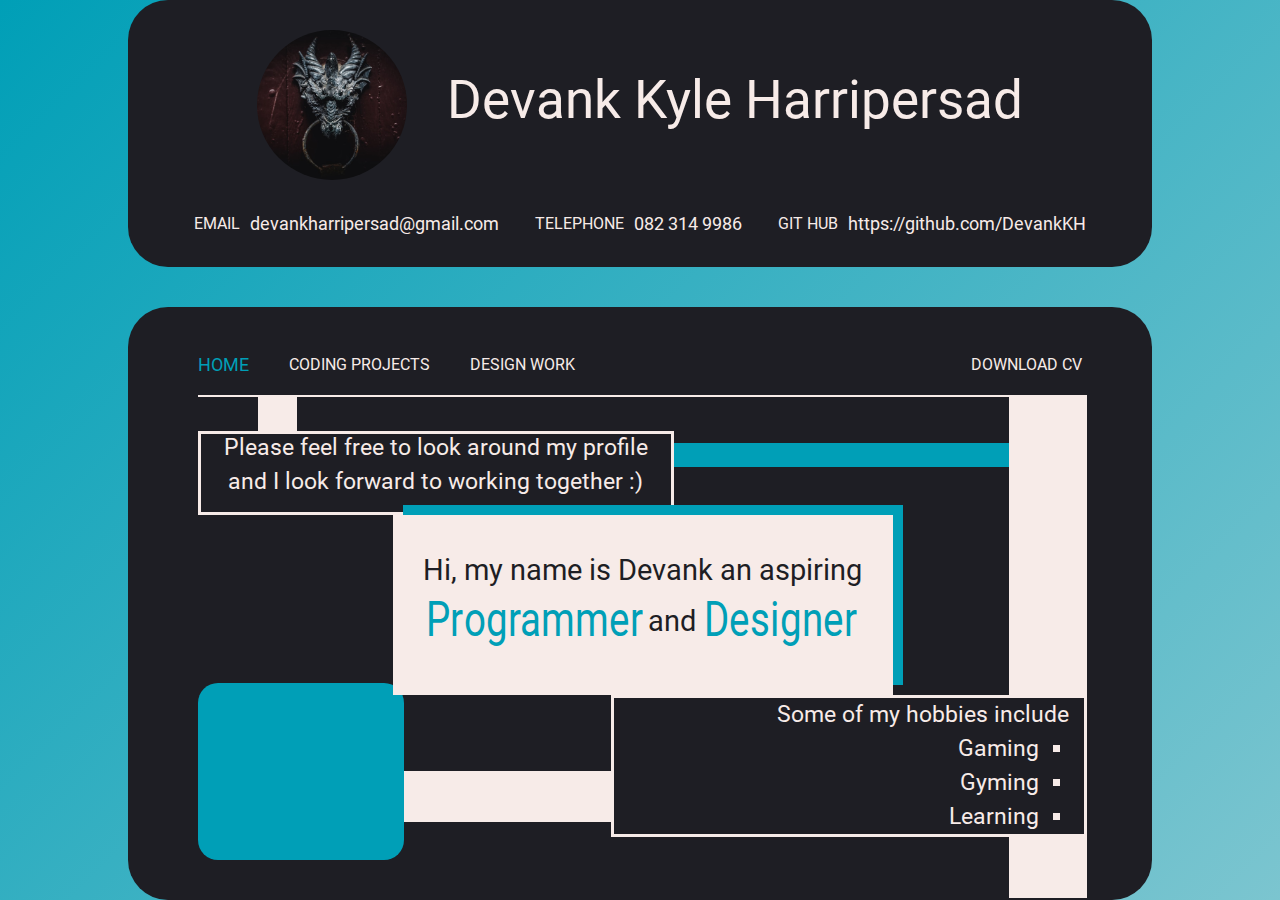
<file: index.html>
<!DOCTYPE html>
<html lang="en">
<head>
    <meta charset="UTF-8">
    <meta name="viewport" content="width=device-width, initial-scale=1.0">
    <title>Home</title>
    
    <link href="https://cdn.jsdelivr.net/npm/bootstrap@5.3.3/dist/css/bootstrap.min.css" rel="stylesheet" integrity="sha384-QWTKZyjpPEjISv5WaRU9OFeRpok6YctnYmDr5pNlyT2bRjXh0JMhjY6hW+ALEwIH" crossorigin="anonymous">
    <link rel="stylesheet" href="./css/style.css">
</head>
<body>
    <div id="container">
        <div id="profile">
            <div id="top">
                <div id="name">
                    <div id="picture"></div>
                    <h2>Devank Kyle Harripersad</h2>
                    <hr/>
                </div>

                <div id="listContact">
                    <div class="contacts">
                        <h6>EMAIL</h6>
                        <span>devankharripersad@gmail.com</span>
                    </div>

                    <div class="contacts">
                        <h6>TELEPHONE</h6>
                        <span>082 314 9986</span>
                    </div>

                    <div class="contacts">
                        <h6>GIT HUB</h6>
                        <span>https://github.com/DevankKH</span>
                    </div>
                </div>
            </div>
        </div>

        <div id="contents">
            <div id="Nav">
                <ul>
                    <li><a class="navigation" id="active" href="index.html">HOME</a></li>
                    <li><a class="navigation" href="projects.html">CODING PROJECTS</a></li>
                    <li><a class="navigation" href="designs.html">DESIGN WORK</a></li>
                    <li><a class="navigation" href="./files/CV.pdf" download>DOWNLOAD CV</a></li>
                </ul>
            </div>

            <div id="homePage">
                <div id="centerBlock">
                    <p>
                        Hi, my name is Devank an aspiring <br/> <span class="title">Programmer</span> and <span class="title">Designer</span>
                    </p>
                </div>

                <div id="leftBlock">
                    <p>
                        Please feel free to look around my profile and I look forward to working together :)
                    </p>
                </div>

                <div id="rightBlock">
                    <p>
                        Some of my hobbies include
                    </p>
                    <ul>
                        <li>Gaming</li>
                        <li>Gyming</li>
                        <li>Learning</li>
                    </ul>
                </div>

                <div id="block1"></div>
                <div id="block2"></div>
                <div id="block3"></div>
                <div id="block4"></div>
                <div id="block5"></div>
            </div>
        </div>
    </div>
</body>
</html>
</file>
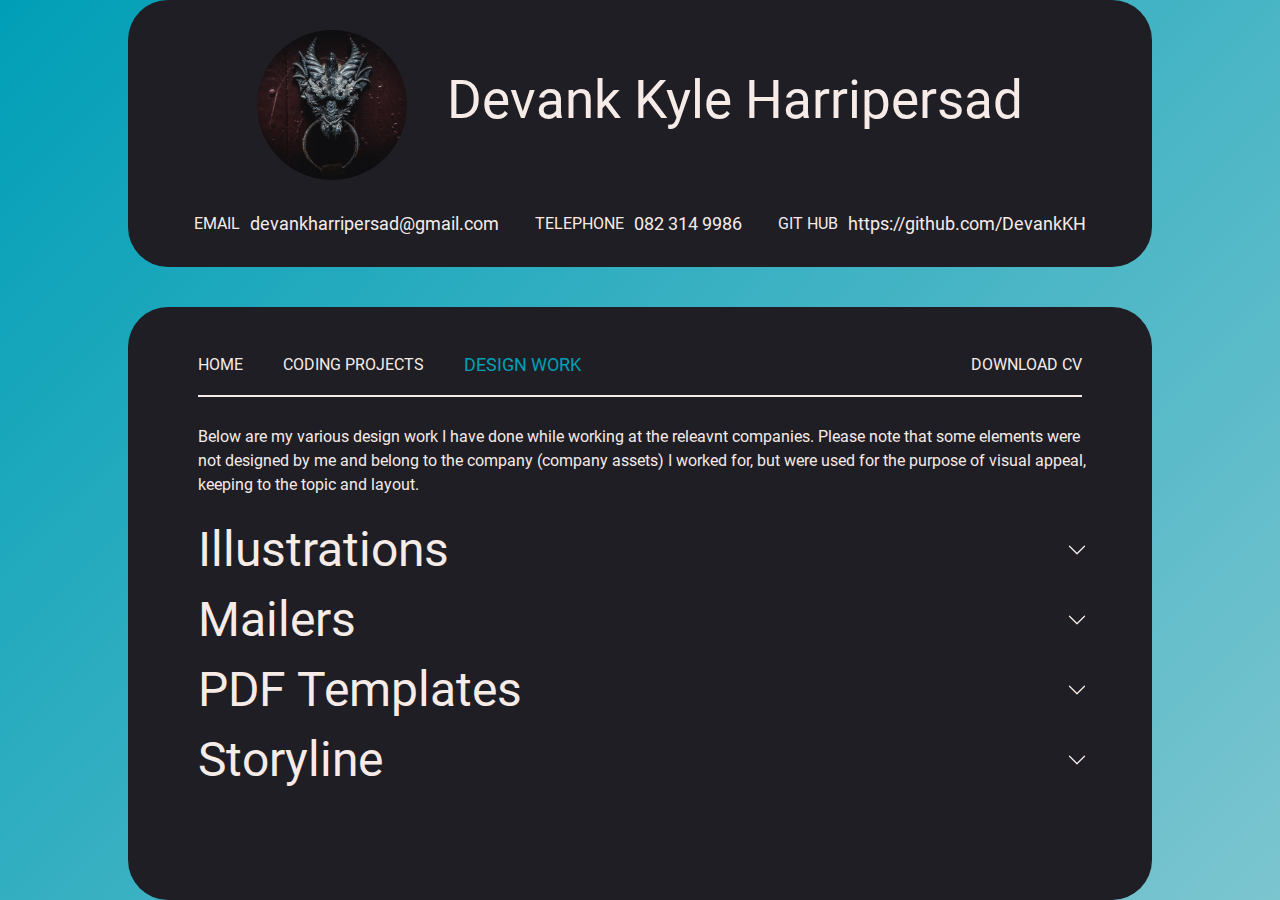
<file: designs.html>
<!DOCTYPE html>
<html lang="en">
<head>
    <meta charset="UTF-8">
    <meta name="viewport" content="width=device-width, initial-scale=1.0">
    <title>Designs</title>
    
    <link href="https://cdn.jsdelivr.net/npm/bootstrap@5.3.3/dist/css/bootstrap.min.css" rel="stylesheet" integrity="sha384-QWTKZyjpPEjISv5WaRU9OFeRpok6YctnYmDr5pNlyT2bRjXh0JMhjY6hW+ALEwIH" crossorigin="anonymous">
    <link rel="stylesheet" href="./css/style.css">
</head>
<body id="designsBody">
    <div id="container">
        <div id="profile">
            <div id="top">
                <div id="name">
                    <div id="picture"></div>
                    <h2>Devank Kyle Harripersad</h2>
                    <hr/>
                </div>

                <div id="listContact">
                    <div class="contacts">
                        <h6>EMAIL</h6>
                        <span>devankharripersad@gmail.com</span>
                    </div>

                    <div class="contacts">
                        <h6>TELEPHONE</h6>
                        <span>082 314 9986</span>
                    </div>

                    <div class="contacts">
                        <h6>GIT HUB</h6>
                        <span>https://github.com/DevankKH</span>
                    </div>
                </div>
            </div>
        </div>

        <div id="contents">
            <div id="Nav">
                <ul>
                    <li><a class="navigation" href="index.html">HOME</a></li>
                    <li><a class="navigation" href="projects.html">CODING PROJECTS</a></li>
                    <li><a class="navigation" id="active" href="designs.html">DESIGN WORK</a></li>
                    <li><a class="navigation" href="./files/CV.pdf" download>DOWNLOAD CV</a></li>
                </ul>
            </div>

            <div id="DesignPage">
                <p>
                    Below are my various design work I have done while working at the releavnt companies. Please note that some elements were not designed by me and belong to the company (company assets) I worked for, but were used for the purpose of visual appeal, keeping to the topic and layout.
                </p>

                <div class="accordion">
                    <div class="accordion-item">
                        <h2 class="accordion-header">
                        <button class="accordion-button collapsed" type="button" data-bs-toggle="collapse" data-bs-target="#panelsStayOpen-collapseOne" aria-expanded="true" aria-controls="panelsStayOpen-collapseOne">
                            Illustrations
                        </button>
                        </h2>
                        <div id="panelsStayOpen-collapseOne" class="accordion-collapse collapse">
                            <div class="accordion-body">
                                <div class="project-item">
                                    <span>Coffee Shop Building</span>
                                    <img class="projects" src="./files/Project 4/Illustration 1.png" alt="image of coffee shop building">
                                    <div> 
                                        <p>
                                            <i>Description</i><br/> An illustration of one of the buildings at my previous job, made to fit their colour theme and removed some details to keep to their style. <br/><br/>
                                            <i>Software</i><br/> Illustrator
                                        </p>
                                    </div>
                                    <a href="./files/Project 4/Illustration 1.png" target="_blank"><button class="view" type="button">View</button></a>
                                </div>
                                <div class="project-item">
                                    <span>Reception Area</span>
                                    <img class="projects" src="./files/Project 4/Illustration 2.png" alt="image of reception area of company inside building">
                                    <div> 
                                        <p>
                                            <i>Description</i><br/> An illustration of one of the reception area at my previous job, made to fit their colour theme and removed some details to keep to their style. <br/><br/>
                                            <i>Software</i><br/> Illustrator
                                        </p>
                                    </div>
                                    <a href="./files/Project 4/Illustration 2.png" target="_blank"><button class="view" type="button">View</button></a>
                                </div>
                            </div>
                        </div>
                    </div>
                    <div class="accordion-item">
                        <h2 class="accordion-header">
                            <button class="accordion-button collapsed" type="button" data-bs-toggle="collapse" data-bs-target="#panelsStayOpen-collapseTwo" aria-expanded="true" aria-controls="panelsStayOpen-collapseTwo">
                            Mailers
                            </button>
                        </h2>
                        <div id="panelsStayOpen-collapseTwo" class="accordion-collapse collapse">
                            <div class="accordion-body">
                                <p>
                                    The below mailers were designed used to either promote/inform or create awarness of an upcoming course/even or project. They were all made with the intent in mind and with the companies design guidelines and were created using Illustrator and PowerPoint.
                                </p>
                                <div class="mailer-items">
                                    <img class="projects" src="./files/Project 3/Mailer 1.PNG" alt="image of designed mailer">
                                    <img class="projects" src="./files/Project 3/Mailer 3.png" alt="image of designed mailer">
                                    <img class="projects" src="./files/Project 3/Mailer 4.png" alt="image of designed mailer">
                                    <img class="projects" src="./files/Project 3/Mailer 6.png" alt="image of designed mailer">
                                    <img class="projects" src="./files/Project 3/Mailer 7.png" alt="image of designed mailer">
                                </div>
                            </div>
                        </div>
                    </div>
                    <div class="accordion-item">
                        <h2 class="accordion-header">
                            <button class="accordion-button collapsed" type="button" data-bs-toggle="collapse" data-bs-target="#panelsStayOpen-collapseThree" aria-expanded="true" aria-controls="panelsStayOpen-collapseThree">
                            PDF Templates
                            </button>
                        </h2>
                        <div id="panelsStayOpen-collapseThree" class="accordion-collapse collapse">
                            <div class="accordion-body">
                                <div class="project-item">
                                    <span>One Pager PDF</span>
                                    <img class="projects" src="./files/Project 1/One Pager.png" alt="image of one pager PDF">
                                    <div> 
                                        <p>
                                            <i>Description</i><br/> A PDF designed to summarize the information from a larger PDF (a more in-depth PDF). The PDF was designed with the detailed PDF in mind and the companies design style (some elements removed as it relates to the company).<br/><br/>
                                            <i>Software</i><br/> Illustrator, InDesign
                                        </p>
                                    </div>
                                    <a href="files/Project 1/1 Pager.pdf" target="_blank"><button class="view" type="button">View</button></a>
                                </div>
                                <div class="project-item">
                                    <span>Interactive PDF</span>
                                    <img class="projects" src="./files/Project 2/Interactive.png" alt="image of interactive PDF">
                                    <div> 
                                        <p>
                                            <i>Description</i><br/> A PDF used to convey information about the topic, while displaying the information approprately and placing visual elements to keep the document appealing. The PDF keeps to the companies design style and allows the user to navigate using the robots and arrows.<br/><br/>
                                            <i>Software</i><br/> Illustrator, InDesign
                                        </p>
                                    </div>
                                    <a href="files/Project 2/Project 2 PDF.pdf" target="_blank"><button type="button" class="view">View</button></a>
                                </div>
                            </div>
                        </div>
                    </div>
                    <div class="accordion-item">
                        <h2 class="accordion-header">
                            <button class="accordion-button collapsed" type="button" data-bs-toggle="collapse" data-bs-target="#panelsStayOpen-collapseFour" aria-expanded="true" aria-controls="panelsStayOpen-collapseFour">
                            Storyline
                            </button>
                        </h2>
                        <div id="panelsStayOpen-collapseFour" class="accordion-collapse collapse">
                            <div class="accordion-body">
                                <div class="carouselProject-item">
                                    <span>Project 1</span>
                                    <p>
                                        The below SL project was created to cater for a career day hub in which users could enter the "site" and find out more information about a department they were interested in joining. The look was designed to match the companies design guidelines. 
                                        <br/><i>Please click the arrows to view the various images of the project as I could not obtain the actual file (company property).</i>
                                    </p>
                                    <!-- Carousel -->
                                    <div id="storylineProjects1" class="carousel slide">
                                        <div class="carousel-indicators">
                                          <button type="button" data-bs-target="#storylineProjects1" data-bs-slide-to="0" class="active" aria-current="true" aria-label="Slide 1"></button>
                                          <button type="button" data-bs-target="#storylineProjects1" data-bs-slide-to="1" aria-label="Slide 2"></button>
                                          <button type="button" data-bs-target="#storylineProjects1" data-bs-slide-to="2" aria-label="Slide 3"></button>
                                          <button type="button" data-bs-target="#storylineProjects1" data-bs-slide-to="3" aria-label="Slide 4"></button>
                                        </div>
                                        <div class="carousel-inner">
                                          <div class="carousel-item active">
                                            <img src="./files/Project 5/SL 1.1.PNG" class="d-block w-100 carouselImages" alt="First Slide">
                                          </div>
                                          <div class="carousel-item">
                                            <img src="./files/Project 5/SL 1.2.PNG" class="d-block w-100 carouselImages" alt="Second Slide">
                                          </div>
                                          <div class="carousel-item">
                                            <img src="./files/Project 5/SL 1.3.PNG" class="d-block w-100 carouselImages" alt="Third Slide">
                                          </div>
                                          <div class="carousel-item">
                                            <img src="./files/Project 5/SL 1.5.PNG" class="d-block w-100 carouselImages" alt="Fourth Slide">
                                          </div>
                                        </div>
                                        <button class="carousel-control-prev" type="button" data-bs-target="#storylineProjects1" data-bs-slide="prev">
                                          <span class="carousel-control-prev-icon" aria-hidden="true"></span>
                                        </button>
                                        <button class="carousel-control-next" type="button" data-bs-target="#storylineProjects1" data-bs-slide="next">
                                          <span class="carousel-control-next-icon" aria-hidden="true"></span>
                                        </button>
                                    </div>
                                </div>
                                <div class="carouselProject-item">
                                    <span>Project 2</span>
                                    <p>
                                        The below SL project was designed to create a music quiz game where users would guess the artist of the song shown, users could only attempt each question once and needed to obtain a certain score to pass. If the correct answer was chosen then that choice would not be able to be picked again and the button would change to green and the score would increase.
                                        If incorrect then the button would be set to red and no points would be obtained. The states would be saved as you could come back to a question if you were not sure and it would skip already answered questions.
                                        <br/><i>Please click the arrows to view the various images of the project as I could not obtain the actual file (company property).</i>
                                    </p>
                                    <!-- Carousel -->
                                    <div id="storylineProjects2" class="carousel slide">
                                        <div class="carousel-indicators">
                                          <button type="button" data-bs-target="#storylineProjects2" data-bs-slide-to="0" class="active" aria-current="true" aria-label="Slide 1"></button>
                                          <button type="button" data-bs-target="#storylineProjects2" data-bs-slide-to="1" aria-label="Slide 2"></button>
                                          <button type="button" data-bs-target="#storylineProjects2" data-bs-slide-to="2" aria-label="Slide 3"></button>
                                          <button type="button" data-bs-target="#storylineProjects2" data-bs-slide-to="3" aria-label="Slide 4"></button>
                                          <button type="button" data-bs-target="#storylineProjects2" data-bs-slide-to="4" aria-label="Slide 5"></button>
                                        </div>
                                        <div class="carousel-inner">
                                          <div class="carousel-item active">
                                            <img src="./files/Project 6/SL 2.2.PNG" class="d-block w-100 carouselImages" alt="First Slide">
                                          </div>
                                          <div class="carousel-item">
                                            <img src="./files/Project 6/SL 2.3.PNG" class="d-block w-100 carouselImages" alt="Second Slide">
                                          </div>
                                          <div class="carousel-item">
                                            <img src="./files/Project 6/SL 2.11.PNG" class="d-block w-100 carouselImages" alt="Third Slide">
                                          </div>
                                          <div class="carousel-item">
                                            <img src="./files/Project 6/SL 2.4.PNG" class="d-block w-100 carouselImages" alt="Fourth Slide">
                                          </div>
                                          <div class="carousel-item">
                                            <img src="./files/Project 6/SL 2.5.PNG" class="d-block w-100 carouselImages" alt="Fifth Slide">
                                          </div>
                                        </div>
                                        <button class="carousel-control-prev" type="button" data-bs-target="#storylineProjects2" data-bs-slide="prev">
                                          <span class="carousel-control-prev-icon" aria-hidden="true"></span>
                                        </button>
                                        <button class="carousel-control-next" type="button" data-bs-target="#storylineProjects2" data-bs-slide="next">
                                          <span class="carousel-control-next-icon" aria-hidden="true"></span>
                                        </button>
                                    </div>
                                </div>
                            </div>
                        </div>
                    </div>
                </div>
            </div>
        </div>
    </div>
    <script src="https://cdn.jsdelivr.net/npm/bootstrap@5.3.3/dist/js/bootstrap.bundle.min.js" integrity="sha384-YvpcrYf0tY3lHB60NNkmXc5s9fDVZLESaAA55NDzOxhy9GkcIdslK1eN7N6jIeHz" crossorigin="anonymous"></script>
</body>
</html>
</file>
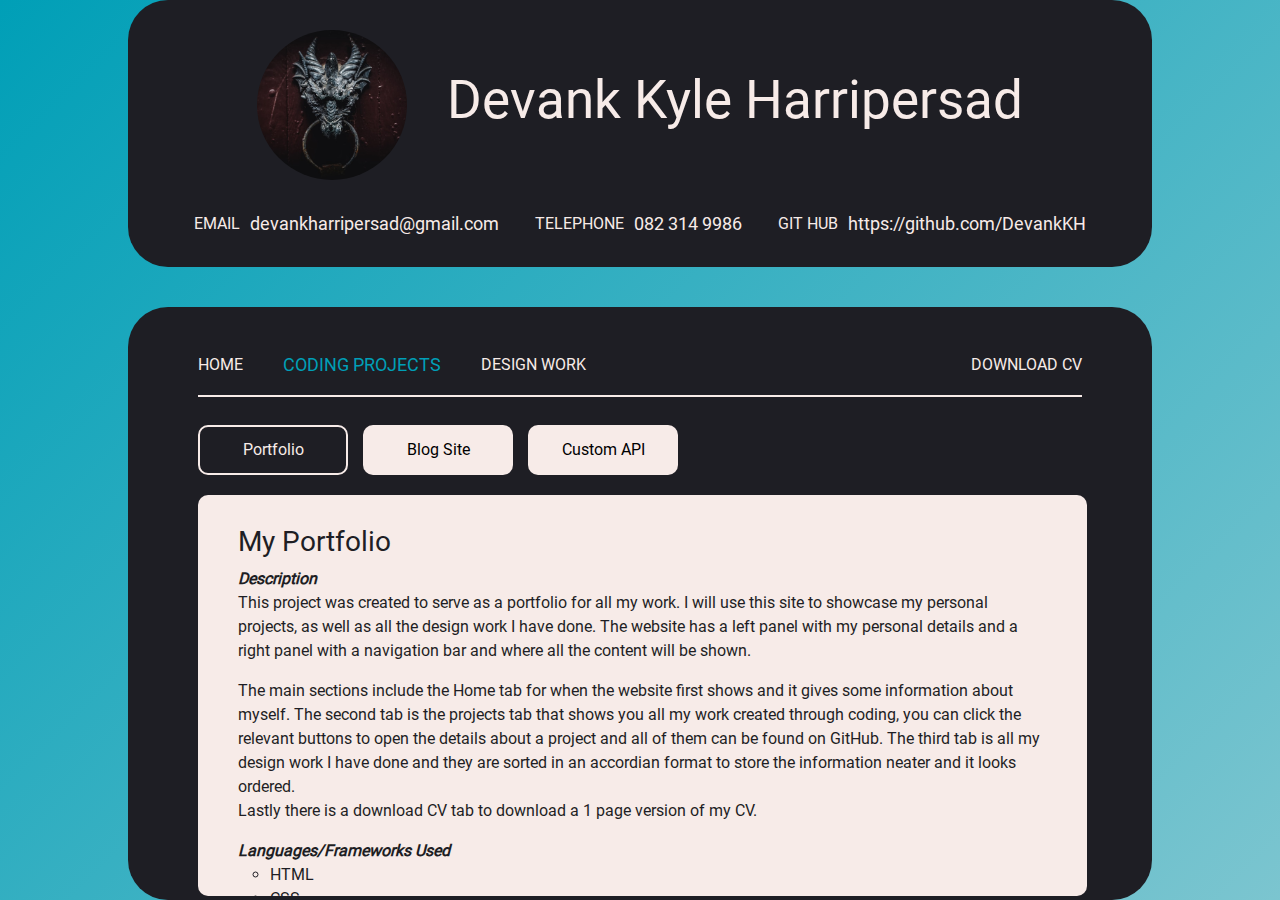
<file: projects.html>
<!DOCTYPE html>
<html lang="en">
<head>
    <meta charset="UTF-8">
    <meta name="viewport" content="width=device-width, initial-scale=1.0">
    <title>Projects</title>
    
    <link href="https://cdn.jsdelivr.net/npm/bootstrap@5.3.3/dist/css/bootstrap.min.css" rel="stylesheet" integrity="sha384-QWTKZyjpPEjISv5WaRU9OFeRpok6YctnYmDr5pNlyT2bRjXh0JMhjY6hW+ALEwIH" crossorigin="anonymous">
    <link rel="stylesheet" href="./css/style.css">
</head>
<body>
    <div id="container">
        <div id="profile">
            <div id="top">
                <div id="name">
                    <div id="picture"></div>
                    <h2>Devank Kyle Harripersad</h2>
                    <hr/>
                </div>

                <div id="listContact">
                    <div class="contacts">
                        <h6>EMAIL</h6>
                        <span>devankharripersad@gmail.com</span>
                    </div>

                    <div class="contacts">
                        <h6>TELEPHONE</h6>
                        <span>082 314 9986</span>
                    </div>

                    <div class="contacts">
                        <h6>GIT HUB</h6>
                        <span>https://github.com/DevankKH</span>
                    </div>
                </div>
            </div>
        </div>

        <div id="contents">
            <div id="Nav">
                <ul>
                    <li><a class="navigation" href="index.html">HOME</a></li>
                    <li><a class="navigation" id="active" href="projects.html">CODING PROJECTS</a></li>
                    <li><a class="navigation" href="designs.html">DESIGN WORK</a></li>
                    <li><a class="navigation" href="./files/CV.pdf" download>DOWNLOAD CV</a></li>
                </ul>
            </div>

            <div id="CodingPage">
               <div id="projectList">
                    <button type="button" name="portfolio" class="project"><span>Portfolio</span></button>
                    <button type="button" name="blog" class="project"><span>Blog Site</span></button>
                    <button type="button" name="api" class="project"><span>Custom API</span></button>
               </div>
               <div id="projectArea">
                    <div id="portfolio" class="projectDiv">
                        <h3>My Portfolio</h3>
                        <span><i>Description</i></span>
                        <p>
                            This project was created to serve as a portfolio for all my work. I will use this site to showcase my
                            personal projects, as well as all the design work I have done. The website has a left panel with my personal 
                            details and a right panel with a navigation bar and where all the content will be shown.
                        </p>
                        <p>
                            The main sections include the Home tab for when the website first shows and it gives some information about
                            myself. 
                            The second tab is the projects tab that shows you all my work created through coding, you can click the 
                            relevant buttons to open the details about a project and all of them can be found on GitHub. 
                            The third tab is all my design work I have done and they are sorted in an accordian format to store the information neater and it looks ordered.
                            <br/>Lastly there is a download CV tab to download a 1 page version of my CV.
                        </p>
                        <span><i>Languages/Frameworks Used</i></span>
                        <ul>
                            <li>HTML</li>
                            <li>CSS</li>
                            <li>JavaScript</li>
                            <li>Bootstrap</li>
                        </ul>
                        <div>
                            <img class="projectImages" src="./images/Home.png" alt="Home page of project">
                            <img class="projectImages" src="./images/Project.png" alt="Home page of project">
                            <img class="projectImages" src="./images/Design.png" alt="Home page of project">
                        </div>
                    </div>
                    <div id="blog" class="projectDiv">
                        <h3>My Blogsite</h3>
                        <span><i>Description</i></span>
                        <p>
                            This project was created to showcase my express, node.js and javascript skills as well as HTML and CSS. This
                            project simulated a blog website where a user can post blogs and others can view it. The blogs posted are temporary
                            and last for the session as the main goal was to setup the site. The user can add blogs, view blogs, login.
                            As an upgrade the site can be implemented with a database to save the posts and login details.
                        </p>
                        <p>
                            The first section is the home tab that shows all the posts. There is a search function and filter per genre
                            section that does work. The user can then navigate to add a blog, view a blog or login.
                            The add blog section includes a form that takes in certain input including text, images etc. This is used to store the 
                            blogs information and populate it when returning to the main page.
                            I have also created a login page with a form that saves user information when posted. This does not currently save anything
                            and is used for demonstation purposes, but an implementation idea is that we would not need the users name in the add blog form 
                            and you would only be allowed to add a blog if you were signed in. <br/>
                            <b><a href="https://github.com/DevankKH/Blogsite" target="_blank">The project can be found here</a></b>
                        </p>
                        <span><i>Languages/Frameworks Used</i></span>
                        <ul>
                            <li>HTML</li>
                            <li>CSS</li>
                            <li>JavaScript</li>
                            <li>Bootstrap</li>
                            <li>Node.js</li>
                            <li>Express</li>
                        </ul>
                        <div>
                            <img class="projectImages" src="./images/Home 2.png" alt="Home page of project">
                            <img class="projectImages" src="./images/Add Article.png" alt="Add a new article page of project">
                            <img class="projectImages" src="./images/Article.png" alt="view article page of project">
                            <img class="projectImages" src="./images/Login.png" alt="Login page of project">
                        </div>
                    </div>
                    <div id="api" class="projectDiv">
                        <h3>My Weather App</h3>
                        <span><i>Description</i></span>
                        <p>
                            This project was created to showcase my express, node.js and javascript skills as well as HTML and CSS, but primarily to also include my knowledge of API usage.
                            The user can search for a location either by name/city or by coordinates, after which the site will display the locations weather details, add a relevant weather image and change to the
                            relevant colour to match the weather scenario.
                        </p>
                        <p>
                            The website consists of one page with a drop down to either switch between coordinate or name search. The user will then be displayed the corrosponding input elements and once
                            they search the details will pop up in the center block. The colours are made to change corrosponding to weather condition. The project uses the Openweather API to get the weather details.<br/>
                            <b><a href="https://github.com/DevankKH/Weather-App" target="_blank">The project can be found here</a></b>
                        </p>
                        <span><i>Languages/Frameworks Used</i></span>
                        <ul>
                            <li>HTML</li>
                            <li>CSS</li>
                            <li>JavaScript</li>
                            <li>Node.js</li>
                            <li>Express</li>
                            <li>Axios</li>
                            <li>API calls</li>
                        </ul>
                        <div>
                            <img class="projectImages" src="./images/Home 3.png" alt="Home page of project">
                            <img class="projectImages" src="./images/Home 3.2.png" alt="Add a new article page of project">
                        </div>
                    </div>
               </div>
            </div>
        </div>
    </div>

    <script src="./js/script.js"></script>
</body>
</html>
</file>
<file: css/style.css>
/* Font */
@font-face {
    font-family: Roboto;
    src: url('../font/Roboto-Regular.ttf');
}

@font-face {
    font-family: Roboto-bold;
    src: url('../font/Roboto-Bold.ttf');
}

body {
	background: linear-gradient(-45deg, #1E1E24, #F7EBE8, #009FB7);
	background-size: 400% 400%;
	animation: gradient 15s ease infinite;
	height: 100vh;
    margin: 0;
    padding: 0;
    font-family: Roboto;
    display: flex;
    align-items: center;
    justify-content: center;
    color: #F7EBE8;
}

@keyframes gradient {
	0% {
		background-position: 0% 50%;
	}
	50% {
		background-position: 100% 50%;
	}
	100% {
		background-position: 0% 50%;
	}
}

/*-----------------------------------------------------------------------------*/
/*Left panel where details are*/
#container{
    /* background-color: #1E1E24; */
    width: 94%;
    height: 92%;
    display: flex;
}

#profile{
    width: 450px;
    height: 62%;
    margin-right: 50px;
    display: flex;
    flex-direction: column;
}

#top{
    background-color: #1E1E24;
    height: 100%;
    border-radius: 40px;
    padding: 30px;
    display: flex;
    flex-direction: column;
}

#picture{
    background-image: url("../images/Profile Picture.jpg");
    background-size: cover;
    background-repeat: no-repeat;
    background-position-x: center;
    background-position-y: 10%;
    border-radius: 50%;
    width: 150px;
    height: 150px;
    margin-left: auto;
    margin-right: auto;
}

#intro {
    text-align: center;
    font-size: 105%;
}

h2{
    padding-top: 20px;
    text-align: center;
}

hr{
    border: #F7EBE8 solid 1px;
}

#listContact {
    padding-left: 6px;
}

.contacts {
    padding-bottom: 30px;
}

#listContact div:nth-child(1){
    padding-top: 10px;
}

li {
    list-style: none;
}

/*-----------------------------------------------------------------------------*/
/*Right Panel where content is*/
#contents{
    background-color: #1E1E24;
    border-radius: 40px;
    width: 80%;
    height: 100%;
    padding: 30px;
    padding-left: 30px;
    padding-top: 0px;
    padding-bottom: 30px;
    padding-right: 30px;
    position: relative;
    overflow-y: auto;
}

#contents::-webkit-scrollbar{
    width: 8px;
}

#contents::-webkit-scrollbar-thumb{
    background-color: #F7EBE8  ;
    border-radius: 10px;
}

#contents::-webkit-scrollbar-track{
    background-color: none;
    margin-block-start: 80px;
    margin-block-end: 70px;
}

/*-----------------------------------------------------------------------------*/
/*Navigation*/
#Nav {
    width: 100%;
    height: 50px;
    background-color: #1E1E24;
    margin-top: 5px;
    margin-bottom: 3px;
    padding: 40px 40px;
    z-index: 3;
}

#Nav ul{
    margin: 0;
    padding: 0;
    display: flex;
    justify-content: flex-start;
    align-items: center;
}

#Nav:after{
    content: "";
    display: inline-block;
    height: 2px;
    width: 100%;
    background: #F7EBE8;
}

#Nav ul li{
    padding-right: 40px;
}

#Nav ul li:nth-child(4) {
    margin-left: auto;
    padding-right: 0;
}

.navigation{
    text-decoration: none;
    color: #F7EBE8;
}

.navigation:after {    
    content: "";
    display: block;
    height: 2px;
    left: 50%;
    background: #009FB7;
    transition: width 0.3s ease 0s, left 0.3s ease 0s;
    width: 0;
}

.navigation:hover:after { 
    width: 100%; 
    left: 0; 
}

.navigation:hover {
    animation: font_color 0.3s ease-in forwards;
}

#active {
    font-size: 110%;
    color: #009FB7;
}

#active:hover {
    animation: none;
}

@keyframes font_color {
    from {
        color: #F7EBE8;
    }

    to {
        color: #009FB7;
    }
}

/*-----------------------------------------------------------------------------*/
/*Home Page*/
#homePage{
    padding-left: 40px;
    padding-right: 35px;
    height: 89%;
    display: grid;
    grid-template-columns: 1fr 100px 300px 100px 1fr;
    grid-template-rows: 1fr 70px 100px 70px 1fr;
    justify-content: center;
    align-items: center;
}

#centerBlock {
    z-index: 3;
    grid-column: 2/5;
    grid-row: 2/5;
    width: 100%;
    height: 100%;
    font-size: 22pt;
    padding: 10px;
    background-color: #F7EBE8;
    color: #1E1E24;
    border: 3px solid #F7EBE8;
    text-align: center;
    display: flex;
    justify-content: center;
    align-items: center;
    box-shadow: 10px -10px #009FB7;
}

.title {
    font-size: 26pt;
    display: inline-block;
    transform: scale(1.1, 1.4);
    margin-left: 8px;
    margin-right: 8px;
    color: #009FB7;
}

#leftBlock{
    z-index: 1;
    grid-column: 1/3;
    grid-row: 1/3;
    width: 100%;
    height: 70%;
    font-size: 16pt;
    padding: 15px;
    background-color: #1E1E24;
    border: 3px solid #F7EBE8;
    text-align: center;
    align-self: end;
    display: flex;
    align-items: center;
}

#rightBlock{
    z-index: 2;
    grid-column: 4/6;
    grid-row: 4/6;
    width: 100%;
    height: 70%;
    font-size: 16pt;
    padding: 15px;
    background-color: #1E1E24;
    border: 3px solid #F7EBE8;
    align-self: start;
    direction: rtl;
    display: flex;
    flex-direction: column;
    justify-content: center;
    align-items: start;
}

#rightBlock ul {
    padding: 0;
    padding-right: 30px;
}

#rightBlock ul li{
    list-style-type: square;
}

#block1 {
    width: 100%;
    height: 20%;
    grid-row: 1/2;
    grid-column: 1/7;
    background-color: #009FB7;
    z-index: 0;
}

#block2 {
    z-index: 1;
    width: 40%;
    height: 100%;
    grid-row: 1/6;
    grid-column: 5/6;
    background-color: #F7EBE8;
    justify-self: end;
}

#block3 {
    z-index: 1;
    width: 70%;
    height: 70%;
    grid-row: 4/6;
    grid-column: 1/3;
    background-color: #009FB7;
    border-radius: 20px;
}

#block4 {
    width: 100%;
    height: 25%;
    grid-row: 5/6;
    grid-column: 1/7;
    background-color: #F7EBE8;
}

#block5 {
    margin-left: 60px;
    width: 20%;
    height: 100%;
    grid-row: 1/2;
    grid-column: 1/2;
    background-color: #F7EBE8;
}

/*-----------------------------------------------------------------------------*/
/*Coding Page*/
#CodingPage{
    padding-left: 40px;
    padding-right: 35px;
    z-index: -1;
    display: grid;
    grid-template-columns: 1fr 69px 5fr;
    grid-template-rows: 40px 1fr;
}

#projectList {
    grid-column: 1/2;
    grid-row: 2/3;
    width: 100%;
    height: 700px;
    border-radius: 10px;
    /* background-color: #F7EBE8; */
    display: flex;
    flex-direction: column;
    justify-content: flex-start;
    align-items: center;
}

#projectList button {
    width: 150px;
    height: 50px;
    padding: 5px;
    border: none;
    border-radius: 10px;
    margin-bottom: 20px;
    background-color: #F7EBE8;
}

#projectList .project:hover {
    background-color: #1E1E24;
    color: #F7EBE8;
    border: 2px solid #F7EBE8;
}

#projectArea {
    grid-column: 3/4;
    grid-row: 2/3;
    height: 700px;
    width: 100%;
    border-radius: 10px;
    background-color: #F7EBE8;
    color: #1E1E24;
    padding: 30px 40px;
    overflow-y: auto;
}

.activeProjectButton {
    /* Class to add to button if clicked to change style */
    background-color: #1E1E24 !important;
    color: #F7EBE8 !important;
    border: 2px solid #F7EBE8 !important;
}

#portfolio, #blog, #api {
    display: none;
}

.showDiv {
    /* Class to add to div when button clicked to make visible */
    display: block !important;
}

.projectDiv ul li{
    list-style-type: circle ;
}

.projectDiv span{
    font-weight: bold;
}

.projectDiv div{
    text-align: center;
}

.projectImages {
    width: 700px;
    padding-bottom: 10px;
}

/*-----------------------------------------------------------------------------*/
/*Design Page*/
#DesignPage{
    padding-left: 40px;
    padding-right: 35px;
    z-index: -1;
    display: grid;
    grid-template-rows: 100px minmax(0, 1fr);
}

#DesignPage p {
    margin-top: 30px;
}

.accordian {
    padding-bottom: 20px;
    grid-row: 2/3;
}

.accordion-item {
    padding-top: 10px;
}

.accordion-button, .accordion-header, .accordion-item {
    color: #F7EBE8;
    background-color: #1E1E24;
    border: none !important;
}

.accordion-button {
    font-size: 90%;
    padding: 0;
    height: 30px;
    background-color: #1E1E24 !important;
    color: #F7EBE8 !important; 
    text-decoration: none !important;
}

.accordion-button:focus {
    box-shadow: none !important;
    text-decoration: none !important;
}

.accordion-button::after {
    background-image: url("data:image/svg+xml,<svg xmlns='http://www.w3.org/2000/svg' viewBox='0 0 16 16' fill='%23F7EBE8'><path fill-rule='evenodd' d='M1.646 4.646a.5.5 0 0 1 .708 0L8 10.293l5.646-5.647a.5.5 0 0 1 .708.708l-6 6a.5.5 0 0 1-.708 0l-6-6a.5.5 0 0 1 0-.708z'/></svg>") !important;
 }

.projects {
    width: 300px;
    height: 200px;
    object-fit: cover;
}

.project-item {
    width: 100%;
    display: grid;
    padding-bottom: 15px;
    grid-template-columns: minmax(0, 330px) minmax(0, 1fr) minmax(0, 150px);
    grid-template-rows: 33px 1fr;
}

.project-item span, .carouselProject-item span { 
    grid-row: 1/2;
    font-size: 20px;
}

.project-item img {
    grid-column: 1/2;
    grid-row: 2/3;
}

.project-item div {
    grid-column: 2/4;
    grid-row: 2/3;
}

.project-item div > p {
    padding-bottom: 10px;
}

.project-item a {
    grid-column: 3/4;
    grid-row: 2/3;
    align-self: end;
    justify-self: end;
}

.view {
    width: 90px;
    background-color: #F7EBE8;
    border: none;
    border-radius: 5px;
}

.view:hover {
    background-color: #1E1E24;
    color: #F7EBE8;
    border: 2px solid #F7EBE8;
}

.mailer-items {
    display: grid;
    grid-template-columns: minmax(0, 310px) minmax(0, 310px) minmax(0, 310px);
    grid-template-rows: 210px 210px;
    justify-content: center;
}

.mailer-items img {
    z-index: 1;
    animation: reverseHover 0.3s ease-out;
}

.mailer-items img:hover {
    z-index: 2;
    animation: hoverImage 0.3s ease-in forwards;
}

@keyframes hoverImage {
    from {
        scale: 1;
    }

    to {
        scale: 1.9;
    }
}

@keyframes reverseHover {
    from {
        scale: 1.9;
    }

    to {
        scale: 1;
    }
}

.carousel {
    width: 800px;
}

.carousel img {
    height: 400px;
    object-fit: cover; 
}
/* Make fifth image fit carousel */
#storylineProjects2 .carousel-inner .carousel-item:nth-child(5) img{
    object-fit: contain; 
}

.carousel-control-prev-icon, .carousel-control-next-icon, .carousel-indicators button {
    filter: invert(100);
}

.carouselProject-item {
    width: 100%;
    display: grid;
    padding-bottom: 15px;
    grid-template-columns: minmax(0, 1fr);
    grid-template-rows: 33px 1fr;
}

.carouselProject-item #storylineProjects1, .carouselProject-item #storylineProjects2 {
    justify-self: center;
}

/*Media Queries*/
@media only screen and (max-width: 1800px) {
    #rightBlock{
        justify-content: flex-end;
    }
}

@media only screen and (max-width: 1600px) {
    #container{
        width: 100%;
        height: 100%;
        flex-direction: column;
        align-items: center;
    }
    /* Top part */
    #profile{
        width: 80%;
        height: 35%;
        margin-right: 0px;
        margin-bottom: 40px;
    }
    
    #top{
        background-color: #1E1E24;
        height: 100%;
        border-radius: 40px;
        padding: 30px;
    }

    #name {
        display: flex;
        align-items: center;
        justify-content: center;
    }
    
    #picture{
        background-image: url("../images/Dragon.jpg");
        background-size: cover;
        background-repeat: no-repeat;
        background-position: center;
        border-radius: 50%;
        width: 150px;
        height: 150px;
        margin-left: 0px;
        margin-right: 40px;
    }
    
    h2{
        padding-top: 0px;
        font-size: 40pt;
        text-align: left;
    }
    
    hr{
        border: none;
    }
    
    #listContact {
        margin-top: 30px;
        padding-left: 0px;
        height: 100%;
        display: flex;
        justify-content: space-evenly;
        align-items: center;
    }
    
    .contacts {
        display: flex;
        justify-content: center;
        align-items: center;
        padding: 0px;
        font-size: large;
    }

    .contacts h6{
        margin: 0px;
        padding-right: 10px;
    }
    
    #listContact div:nth-child(1){
        padding-top: 0px;
    }

    /* Right Block */
    #contents{
        overflow-y: hidden;
    }

    #homePage{
        grid-template-columns: 1fr 100px 300px 100px 1fr;
        grid-template-rows: 1fr 50px 80px 50px 1fr;
    }
    
    #leftBlock{
        grid-column: 1/4;
        grid-row: 1/2;
        width: 80%;
        height: 70%;
        font-size: 17pt;
    }
    
    #rightBlock{
        grid-column: 3/6;
        grid-row: 5/6;
        width: 80%;
        height: 70%;
        font-size: 17pt;
        padding: 15px;
        direction: rtl;
        display: flex;
        justify-self: end;
        flex-direction: column;
        justify-content: center;
        align-items: start;
    }

    #rightBlock p {
        margin: 0px;
        padding-top: 15px;
    }

    #projectArea {
        height: 590px;
    }

    .accordion-item {
        padding-top: 40px;
    }

    #designsBody #contents{
        overflow-y: auto;
    }
}

@media only screen and (max-width: 1400px) {
    #CodingPage{
        padding-left: 40px;
        padding-right: 35px;
        height: 89%;
        z-index: -1;
        display: flex;
        flex-direction: column;
    }
    
    #projectList {
        width: 100%;
        height: 150px;
        border-radius: 10px;
        display: flex;
        flex-direction: row;
        justify-content: flex-start;
        align-items: flex-end;
    }

    #projectArea {
        height: 800px;
        width: 100%;
        border-radius: 10px;
        background-color: #F7EBE8;
        color: #1E1E24;
        padding: 30px 40px;
        overflow-y: auto;
    }

    #projectList button {
        width: 150px;
        height: 50px;
        padding: 5px;
        border: none;
        border-radius: 10px;
        margin-bottom: 20px;
        margin-top: 30px;
        margin-right: 15px;
        background-color: #F7EBE8;
    }
}

@media only screen and (max-width: 1220px) {
    #listContact {
        margin-top: 20px;
        padding-left: 0px;
        height: 100%;
        display: flex;
        flex-direction: column;
        justify-content: space-evenly;
        align-items: center;
    }

    .contacts {
        display: flex;
        align-items: center;
        padding: 0px;
        font-size: x-large;
    }

    .contacts h6{
        font-size: x-large;
    }

    h2{
        font-size: 35pt;
    }

    .mailer-items {
        display: flex;
        flex-direction: column;
        align-items: center;
    }

    .mailer-items img{
        display: flex;
        flex-direction: column;
        align-items: center;
        margin-bottom: 15px;
    }

    .project-item {
        width: 100%;
        display: flex;
        flex-direction: column;
    }

    .project-item a {
        align-self: flex-start;
    }
}

@media only screen and (max-width: 1100px) {
    .projectImages {
        width: 500px;
        padding-bottom: 10px;
    }

    .carousel {
        width: 600px;
    }
    
    .carousel img {
        height: 300px;
    }
}

@media only screen and (max-width: 900px) {
    #listContact {
        display: none;
    }

    #profile{
        width: 80%;
        height: 35%;
        margin-right: 0px;
    }
       
    #picture{
        margin-right: 0px;
    }
    
    h2{
        padding-top: 10px;
        font-size: 40pt;
        text-align: center;
    }

    #name {
        display: flex;
        flex-direction: column;
        align-items: center;
        justify-content: center;
    }

    #contents{
        overflow-x: hidden;
    }

    #homePage{
        display: flex;
        flex-direction: column;
    }

    #centerBlock {
        order: 1;
        width: 100%;
        height: 150px;
        font-size: 16pt;
        padding: 10px;
        text-align: center;
        display: flex;
        justify-content: center;
        align-items: center;
        box-shadow: none;
        overflow-y: auto;
        margin-bottom: 15px;
    }
    
    .title {
        font-size: 17pt;
        display: inline-block;
        transform: scale(1.1, 1.4);
        margin-left: 8px;
        margin-right: 8px;
        color: #009FB7;
    }
    
    #leftBlock{
        order: 0;
        z-index: 1;
        width: 100%;
        height: 150px;
        font-size: 16pt;
        padding: 15px;
        background-color: #1E1E24;
        border: 3px solid #F7EBE8;
        text-align: center;
        align-self: end;
        display: flex;
        align-items: center;
        overflow-y: auto;
        margin-bottom: 15px;
    }

    #leftBlock p {
        margin: 0px;
    }
    
    #rightBlock{
        order: 2;
        width: 100%;
        height: 150px;
        font-size: 16pt;
        padding: 15px;
        background-color: #1E1E24;
        border: 3px solid #F7EBE8;
        direction: ltr;
        overflow-y: auto;
    }

    #rightBlock ul {
        padding: 0;
        padding-right: 0px;
        padding-left: 30px;
    }

    #block1 {
        display: none;
    }
    
    #block2 {
        display: none;
    }
    
    #block3 {
        display: none;
    }
    
    #block4 {
        display: none;
    }
    
    #block5 {
        display: none;
    }

    #Nav {
        width: 100%;
        height: 80px;
        background-color: #1E1E24;
        margin-top: 5px;
        margin-bottom: 3px;
        padding: 40px 40px;
        z-index: 3;
    }

    #Nav ul{
        margin: 0;
        padding: 0;
        display: flex;
        justify-content: flex-start;
        align-items: center;
        flex-wrap: wrap;
    }

    #Nav ul li{
        padding-right: 20px;
    }

    #Nav ul li:nth-child(4) {
        margin-left: 0;
        padding-right: 0;
    }

    .projectImages {
        width: 300px;
        padding-bottom: 10px;
    }

    .carousel {
        width: 400px;
    }
    
    .carousel img {
        height: 200px;
    }
}

@media only screen and (max-width: 640px) {
    .projectImages {
        display: none;
    }

    .carousel {
        width: 300px;
    }
    
    .carousel img {
        height: 200px;
    }
}
</file>
